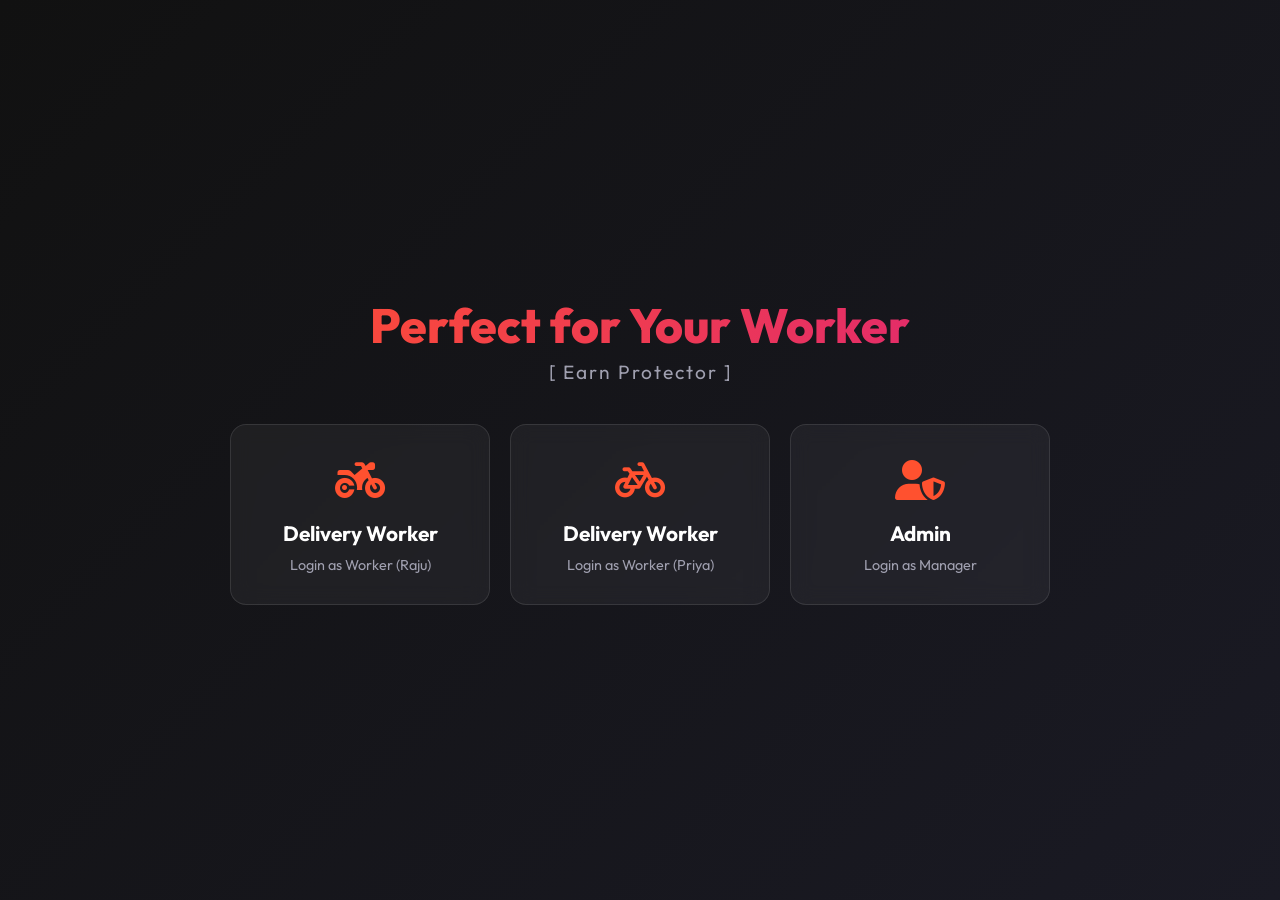
<file: frontend/index.html>
<!DOCTYPE html>
<html lang="en">
<head>
    <meta charset="UTF-8">
    <meta name="viewport" content="width=device-width, initial-scale=1.0">
    <title>Earn Protector</title>
    <link href="https://fonts.googleapis.com/css2?family=Outfit:wght@300;400;600;800&display=swap" rel="stylesheet">
    <link rel="stylesheet" href="style.css">
    <link rel="stylesheet" href="https://cdnjs.cloudflare.com/ajax/libs/font-awesome/6.4.0/css/all.min.css">
</head>
<body>

    <!-- Notification Container -->
    <div id="toast-container"></div>
    
    <!-- Login Screen -->
    <div id="login-section" class="screen active">
        <div class="login-wrapper">
            <h1 class="brand-title">Perfect for Your Worker</h1>
            <p class="brand-subtitle">[ Earn Protector ]</p>
            
            <div class="cards-container">
                <div class="login-card worker-card" onclick="login('raju')">
                    <div class="card-icon"><i class="fa-solid fa-motorcycle"></i></div>
                    <h3>Delivery Worker</h3>
                    <p>Login as Worker (Raju)</p>
                </div>
                
                <div class="login-card worker-card" onclick="login('priya')">
                    <div class="card-icon"><i class="fa-solid fa-bicycle"></i></div>
                    <h3>Delivery Worker</h3>
                    <p>Login as Worker (Priya)</p>
                </div>
                
                <div class="login-card admin-card" onclick="login('admin')">
                    <div class="card-icon"><i class="fa-solid fa-user-shield"></i></div>
                    <h3>Admin</h3>
                    <p>Login as Manager</p>
                </div>
            </div>
        </div>
    </div>

    <!-- Worker Dashboard -->
    <div id="worker-dashboard" class="screen">
        <header>
            <div class="header-content">
                <h2>Earn Protector</h2>
                <div class="user-controls">
                    <span id="worker-name-display"></span>
                    <div class="notification-bell" onclick="toggleNotifications()">
                        <i class="fa-solid fa-bell"></i>
                        <span class="badge" id="worker-notif-badge">0</span>
                    </div>
                    <button class="logout-btn" onclick="logout()"><i class="fa-solid fa-right-from-bracket"></i></button>
                </div>
            </div>
        </header>

        <div class="dashboard-content">
            <div class="stats-grid">
                <div class="stat-card highlight">
                    <h3>Protected Earnings</h3>
                    <div class="stat-value">₹2,450</div>
                </div>
                <div class="stat-card">
                    <h3>Weekly Coverage</h3>
                    <div class="stat-value">Active <i class="fa-solid fa-shield-check" style="color: #4CAF50"></i></div>
                </div>
            </div>

            <div class="action-panel">
                <button id="start-shift-btn" class="btn primary-btn" onclick="startShift()">
                    <i class="fa-solid fa-play"></i> Start Delivery Shift
                </button>
                <button id="file-claim-btn" class="btn warning-btn disabled" onclick="openClaimModal()" disabled>
                    <i class="fa-solid fa-triangle-exclamation"></i> File a Claim
                </button>
            </div>

            <div class="history-panel">
                <h3>Claim History</h3>
                <div class="history-list" id="worker-history">
                    <div class="empty-state">No recent claims</div>
                </div>
            </div>
        </div>
    </div>

    <!-- Admin Dashboard -->
    <div id="admin-dashboard" class="screen">
        <header>
            <div class="header-content">
                <h2>Admin Hub</h2>
                <div class="user-controls">
                    <div class="notification-bell" onclick="toggleNotifications()">
                        <i class="fa-solid fa-bell"></i>
                        <span class="badge" id="admin-notif-badge">0</span>
                    </div>
                    <button class="logout-btn" onclick="logout()"><i class="fa-solid fa-right-from-bracket"></i></button>
                </div>
            </div>
        </header>
        
        <div class="dashboard-content">
            <div class="stats-grid admin-stats">
                <div class="stat-card">
                    <h3>Total Claims</h3>
                    <div class="stat-value" id="admin-total-claims">0</div>
                </div>
                <div class="stat-card">
                    <h3>Approved</h3>
                    <div class="stat-value success" id="admin-approved-claims">0</div>
                </div>
                <div class="stat-card">
                    <h3>Warnings</h3>
                    <div class="stat-value warning" id="admin-warning-claims">0</div>
                </div>
                <div class="stat-card">
                    <h3>Rejected</h3>
                    <div class="stat-value danger" id="admin-rejected-claims">0</div>
                </div>
                <div class="stat-card full-width">
                    <h3>Average Risk Score</h3>
                    <div class="risk-meter-container">
                        <div class="risk-meter-bar" id="admin-avg-risk-bar" style="width: 0%"></div>
                    </div>
                    <div class="stat-value" id="admin-avg-risk">0%</div>
                </div>
            </div>
        </div>
    </div>

    <!-- Notification Sidebar -->
    <div id="notification-sidebar" class="sidebar">
        <div class="sidebar-header">
            <h3>Notifications</h3>
            <button class="close-btn" onclick="toggleNotifications()"><i class="fa-solid fa-times"></i></button>
        </div>
        <div class="sidebar-content" id="notification-list">
            <!-- Notifications injected here -->
        </div>
    </div>

    <!-- Claim Modal with AI Checking Animation -->
    <div id="claim-modal" class="modal-overlay">
        <div class="modal">
            <div class="modal-header">
                <h2>AI Fraud Detection</h2>
                <button class="close-btn modal-close" onclick="closeModal()"><i class="fa-solid fa-times"></i></button>
            </div>
            <div class="modal-body">
                <div class="animation-container">
                    <div class="step" id="step-gps">
                        <div class="step-icon"><i class="fa-solid fa-location-dot"></i></div>
                        <div class="step-text">Verifying Location...</div>
                        <div class="step-status spinner"></div>
                    </div>
                    <div class="step" id="step-weather">
                        <div class="step-icon"><i class="fa-solid fa-cloud-bolt"></i></div>
                        <div class="step-text">Analyzing Weather Data...</div>
                        <div class="step-status spinner"></div>
                    </div>
                    <div class="step" id="step-delivery">
                        <div class="step-icon"><i class="fa-solid fa-box"></i></div>
                        <div class="step-text">Checking Delivery Logs...</div>
                        <div class="step-status spinner"></div>
                    </div>
                </div>
                
                <div id="claim-result" class="result-container hidden">
                    <div class="risk-display">
                        <h3>Risk Score</h3>
                        <div class="risk-circle">
                            <span id="risk-percentage">0%</span>
                        </div>
                    </div>
                    <div class="decision-display" id="decision-text">
                        Processing...
                    </div>
                </div>
            </div>
            <div class="modal-footer">
                <button class="btn secondary-btn" onclick="closeModal()">Cancel</button>
                <button class="btn primary-btn" id="trigger-ai-btn" onclick="runAI()">Run AI Check</button>
            </div>
        </div>
    </div>

    <!-- Payout Simulation Modal -->
    <div id="payout-modal" class="modal-overlay payout">
        <div class="modal payout-modal">
            <div class="success-animation">
                <div class="checkmark-circle">
                    <div class="background"></div>
                    <div class="checkmark draw"></div>
                </div>
            </div>
            <h2>Claim Approved!</h2>
            <p class="amount">₹850.00</p>
            <p class="payout-msg">💸 Your lost wages credited instantly via UPI</p>
            <button class="btn primary-btn" onclick="closePayoutModal()">Awesome</button>
        </div>
    </div>

    <script src="script.js"></script>
</body>
</html>
</file>
<file: frontend/style.css>
:root {
    --primary-color: #FF512F;
    --secondary-color: #DD2476;
    --bg-dark: #0f111a;
    --card-bg: rgba(255, 255, 255, 0.05);
    --text-main: #ffffff;
    --text-muted: #a0a0b0;
    --success: #00e676;
    --warning: #ffb300;
    --danger: #ff1744;
}

* {
    margin: 0;
    padding: 0;
    box-sizing: border-box;
    font-family: 'Outfit', sans-serif;
}

body {
    background-color: var(--bg-dark);
    color: var(--text-main);
    overflow-x: hidden;
}

.screen {
    display: none;
    min-height: 100vh;
    padding: 20px;
    animation: fadeIn 0.5s ease;
}

.screen.active {
    display: block;
}

@keyframes fadeIn {
    from { opacity: 0; transform: translateY(10px); }
    to { opacity: 1; transform: translateY(0); }
}

/* Login Section */
#login-section {
    display: flex;
    align-items: center;
    justify-content: center;
    background: linear-gradient(135deg, #111 0%, #1a1a24 100%);
}

.login-wrapper {
    text-align: center;
    max-width: 900px;
    width: 100%;
}

.brand-title {
    font-size: 3rem;
    font-weight: 800;
    background: linear-gradient(to right, var(--primary-color), var(--secondary-color));
    -webkit-background-clip: text;
    -webkit-text-fill-color: transparent;
    margin-bottom: 5px;
}

.brand-subtitle {
    font-size: 1.2rem;
    color: var(--text-muted);
    margin-bottom: 40px;
    letter-spacing: 2px;
}

.cards-container {
    display: flex;
    gap: 20px;
    justify-content: center;
    flex-wrap: wrap;
}

.login-card {
    background: var(--card-bg);
    border: 1px solid rgba(255,255,255,0.1);
    border-radius: 16px;
    padding: 30px;
    width: 260px;
    cursor: pointer;
    transition: all 0.3s ease;
    backdrop-filter: blur(10px);
}

.login-card:hover {
    transform: translateY(-10px);
    background: rgba(255,255,255,0.1);
    box-shadow: 0 10px 30px rgba(255, 81, 47, 0.2);
    border-color: rgba(255, 81, 47, 0.5);
}

.card-icon {
    font-size: 2.5rem;
    margin-bottom: 15px;
    color: var(--primary-color);
}

.login-card h3 {
    margin-bottom: 10px;
    font-size: 1.3rem;
}

.login-card p {
    color: var(--text-muted);
    font-size: 0.9rem;
}

/* Headers */
header {
    background: var(--card-bg);
    backdrop-filter: blur(10px);
    border-bottom: 1px solid rgba(255,255,255,0.1);
    padding: 15px 30px;
    border-radius: 12px;
    margin-bottom: 30px;
}

.header-content {
    display: flex;
    justify-content: space-between;
    align-items: center;
}

.user-controls {
    display: flex;
    align-items: center;
    gap: 20px;
}

.notification-bell {
    position: relative;
    cursor: pointer;
    font-size: 1.2rem;
    color: var(--text-muted);
    transition: color 0.3s;
}

.notification-bell:hover {
    color: var(--primary-color);
}

.badge {
    position: absolute;
    top: -5px;
    right: -8px;
    background: var(--primary-color);
    color: white;
    font-size: 0.7rem;
    font-weight: bold;
    padding: 2px 6px;
    border-radius: 10px;
}

.logout-btn {
    background: none;
    border: none;
    color: var(--text-muted);
    font-size: 1.2rem;
    cursor: pointer;
    transition: color 0.3s;
}

.logout-btn:hover {
    color: var(--danger);
}

/* Dashboards */
.dashboard-content {
    max-width: 1200px;
    margin: 0 auto;
}

.stats-grid {
    display: grid;
    grid-template-columns: repeat(auto-fit, minmax(280px, 1fr));
    gap: 20px;
    margin-bottom: 30px;
}

.stat-card {
    background: var(--card-bg);
    border: 1px solid rgba(255,255,255,0.05);
    border-radius: 16px;
    padding: 25px;
}

.stat-card.highlight {
    background: linear-gradient(135deg, rgba(255, 81, 47, 0.1) 0%, rgba(221, 36, 118, 0.1) 100%);
    border: 1px solid rgba(255, 81, 47, 0.3);
}

.stat-card h3 {
    color: var(--text-muted);
    font-size: 1rem;
    margin-bottom: 10px;
}

.stat-value {
    font-size: 2rem;
    font-weight: 800;
}

.stat-value.success { color: var(--success); }
.stat-value.warning { color: var(--warning); }
.stat-value.danger { color: var(--danger); }

/* Buttons */
.action-panel {
    display: flex;
    gap: 20px;
    margin-bottom: 40px;
    justify-content: center;
}

.btn {
    padding: 15px 30px;
    border-radius: 30px;
    font-size: 1.1rem;
    font-weight: 600;
    border: none;
    cursor: pointer;
    transition: all 0.3s;
    display: flex;
    align-items: center;
    gap: 10px;
}

.primary-btn {
    background: linear-gradient(to right, var(--primary-color), var(--secondary-color));
    color: white;
    box-shadow: 0 4px 15px rgba(255, 81, 47, 0.3);
}

.primary-btn:hover {
    box-shadow: 0 6px 20px rgba(255, 81, 47, 0.5);
    transform: scale(1.02);
}

.warning-btn {
    background: rgba(255, 179, 0, 0.1);
    color: var(--warning);
    border: 1px solid var(--warning);
}

.warning-btn:hover:not(:disabled) {
    background: var(--warning);
    color: #111;
}

.btn:disabled, .btn.disabled {
    opacity: 0.5;
    cursor: not-allowed;
    pointer-events: none;
}

/* Modals */
.modal-overlay {
    position: fixed;
    top: 0; left: 0; right: 0; bottom: 0;
    background: rgba(0,0,0,0.8);
    backdrop-filter: blur(5px);
    display: none;
    justify-content: center;
    align-items: center;
    z-index: 1000;
}

.modal-overlay.active {
    display: flex;
}

.modal {
    background: #1a1a24;
    border: 1px solid rgba(255,255,255,0.1);
    border-radius: 20px;
    width: 90%;
    max-width: 500px;
    padding: 0;
    animation: scaleIn 0.3s cubic-bezier(0.175, 0.885, 0.32, 1.275);
    overflow: hidden;
}

@keyframes scaleIn {
    from { transform: scale(0.9); opacity: 0; }
    to { transform: scale(1); opacity: 1; }
}

.modal-header {
    padding: 20px;
    border-bottom: 1px solid rgba(255,255,255,0.05);
    display: flex;
    justify-content: space-between;
    align-items: center;
}

.modal-body {
    padding: 30px 20px;
}

.modal-footer {
    padding: 20px;
    border-top: 1px solid rgba(255,255,255,0.05);
    display: flex;
    justify-content: flex-end;
    gap: 15px;
}

.close-btn {
    background: none;
    border: none;
    color: var(--text-muted);
    font-size: 1.2rem;
    cursor: pointer;
}

.close-btn:hover { color: white; }

/* AI Steps Animation */
.step {
    display: flex;
    align-items: center;
    gap: 15px;
    margin-bottom: 20px;
    padding: 15px;
    border-radius: 12px;
    background: rgba(255,255,255,0.02);
    opacity: 0.5;
    transition: all 0.3s;
}

.step.active {
    opacity: 1;
    background: rgba(255,255,255,0.05);
    border-left: 4px solid var(--primary-color);
}

.step.completed {
    opacity: 1;
    border-left: 4px solid var(--success);
}

.step-icon {
    font-size: 1.5rem;
    width: 30px;
    text-align: center;
}

.step-text {
    flex-grow: 1;
    font-weight: 600;
}

.step-status {
    width: 20px;
    height: 20px;
}

.spinner {
    border: 2px solid rgba(255,255,255,0.1);
    border-top: 2px solid var(--primary-color);
    border-radius: 50%;
    animation: spin 1s linear infinite;
    display: none;
}

.step.active .spinner {
    display: block;
}

.step.completed .step-status::after {
    content: '\f00c';
    font-family: 'Font Awesome 6 Free';
    font-weight: 900;
    color: var(--success);
}

@keyframes spin { 100% { transform: rotate(360deg); } }

/* Results */
.result-container {
    text-align: center;
    margin-top: 20px;
    padding-top: 20px;
    border-top: 1px solid rgba(255,255,255,0.1);
    animation: fadeIn 0.5s;
}

.hidden { display: none !important; }

.risk-circle {
    width: 100px;
    height: 100px;
    border-radius: 50%;
    border: 8px solid var(--primary-color);
    margin: 10px auto;
    display: flex;
    align-items: center;
    justify-content: center;
    font-size: 1.8rem;
    font-weight: bold;
}

.decision-display {
    padding: 10px;
    border-radius: 8px;
    margin-top: 15px;
    font-weight: bold;
    text-transform: uppercase;
    letter-spacing: 1px;
}

.decision-display.approved { background: rgba(0, 230, 118, 0.2); color: var(--success); }
.decision-display.warning { background: rgba(255, 179, 0, 0.2); color: var(--warning); }
.decision-display.rejected { background: rgba(255, 23, 68, 0.2); color: var(--danger); }

/* Payout Modal */
.payout-modal {
    text-align: center;
    padding: 40px;
}

.success-animation { margin: 20px auto; }

.checkmark-circle {
    width: 80px;
    height: 80px;
    position: relative;
    display: inline-block;
    vertical-align: top;
}
.checkmark-circle .background {
    width: 80px;
    height: 80px;
    border-radius: 50%;
    background: var(--success);
    position: absolute;
}
.checkmark-circle .checkmark {
    border-radius: 5px;
}
.checkmark-circle .checkmark.draw:after {
    animation-duration: 800ms;
    animation-timing-function: ease;
    animation-name: checkmark;
    transform: scaleX(-1) rotate(135deg);
}
.checkmark-circle .checkmark:after {
    opacity: 1;
    height: 40px;
    width: 20px;
    transform-origin: left top;
    border-right: 4px solid white;
    border-top: 4px solid white;
    content: '';
    left: 20px;
    top: 40px;
    position: absolute;
}

@keyframes checkmark {
    0% { height: 0; width: 0; opacity: 1; }
    20% { height: 0; width: 20px; opacity: 1; }
    40% { height: 40px; width: 20px; opacity: 1; }
    100% { height: 40px; width: 20px; opacity: 1; }
}

.payout-modal h2 { margin-top: 20px; color: var(--success); }
.payout-modal .amount { font-size: 3rem; font-weight: 800; margin: 10px 0; }
.payout-modal .payout-msg { color: var(--text-muted); margin-bottom: 30px; }

/* Sidebar */
.sidebar {
    position: fixed;
    top: 0;
    right: -350px;
    width: 350px;
    height: 100vh;
    background: #1a1a24;
    border-left: 1px solid rgba(255,255,255,0.05);
    transition: right 0.3s ease;
    z-index: 900;
    display: flex;
    flex-direction: column;
}

.sidebar.open {
    right: 0;
}

.sidebar-header {
    padding: 20px;
    border-bottom: 1px solid rgba(255,255,255,0.05);
    display: flex;
    justify-content: space-between;
    align-items: center;
}

.sidebar-content {
    padding: 20px;
    overflow-y: auto;
    flex-grow: 1;
}

.notif-item {
    padding: 15px;
    border-radius: 8px;
    background: rgba(255,255,255,0.03);
    margin-bottom: 10px;
    border-left: 3px solid var(--text-muted);
}
.notif-item.type-success { border-left-color: var(--success); }
.notif-item.type-warning { border-left-color: var(--warning); }
.notif-item.type-rejected, .notif-item.type-alert { border-left-color: var(--danger); }
.notif-item.type-approved { border-left-color: var(--success); }

.notif-time {
    font-size: 0.8rem;
    color: var(--text-muted);
    margin-bottom: 5px;
    display: block;
}

/* Utils */
.history-list .empty-state { text-align: center; color: var(--text-muted); padding: 20px; }
.full-width { grid-column: 1 / -1; }
.risk-meter-container {
    height: 10px;
    background: rgba(255,255,255,0.1);
    border-radius: 5px;
    margin: 15px 0;
    overflow: hidden;
}
.risk-meter-bar {
    height: 100%;
    background: linear-gradient(to right, var(--success), var(--warning), var(--danger));
    transition: width 1s ease;
}
</file>
